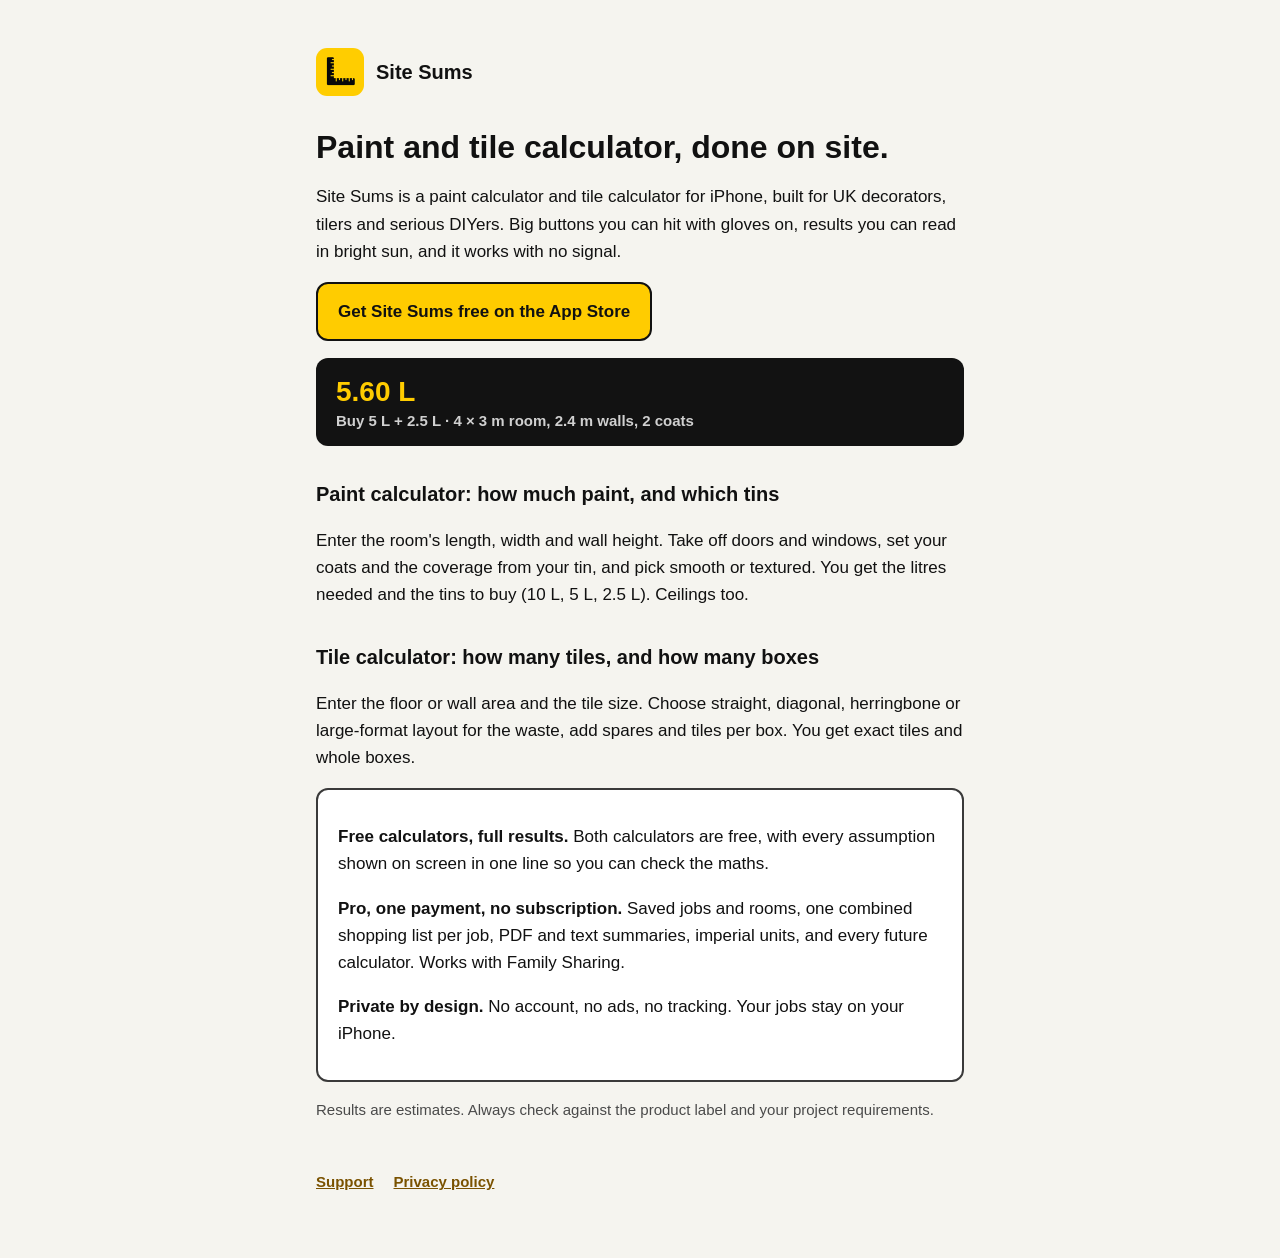
<file: index.html>
<!doctype html>
<html lang="en-GB">
<head>
<meta charset="utf-8"><meta name="viewport" content="width=device-width, initial-scale=1">
<title>Paint Calculator &amp; Tile Calculator for iPhone | Site Sums</title>
<meta name="description" content="Free paint calculator and tile calculator for UK decorators, tilers and DIYers. How much paint (litres and tins) and how many tiles and boxes, in seconds. Works offline.">
<meta name="apple-itunes-app" content="app-id=6836023140">
<link rel="canonical" href="https://c7j8jmcc69-debug.github.io/sitesums/">
<meta property="og:title" content="Site Sums: paint and tile calculator for iPhone">
<meta property="og:description" content="Litres, tins, tiles and boxes in seconds. Built for site: big buttons, high contrast, works offline.">
<meta property="og:url" content="https://c7j8jmcc69-debug.github.io/sitesums/">
<meta property="og:type" content="website">
<script type="application/ld+json">{"@context":"https://schema.org","@type":"SoftwareApplication","name":"Site Sums: Paint & Tile","operatingSystem":"iOS","applicationCategory":"UtilitiesApplication","description":"Paint calculator and tile calculator for UK decorators, tilers and DIYers.","url":"https://apps.apple.com/gb/app/id6836023140","offers":{"@type":"Offer","price":"0","priceCurrency":"GBP"}}</script>
<link rel="icon" href="[data-uri]">
<link rel="stylesheet" href="style.css">
</head>
<body><main>
<header><img src="[data-uri]" alt=""><a href="index.html">Site Sums</a></header>
<h1>Paint and tile calculator, done on site.</h1>
<p>Site Sums is a paint calculator and tile calculator for iPhone, built for UK decorators, tilers and serious DIYers. Big buttons you can hit with gloves on, results you can read in bright sun, and it works with no signal.</p>
<p><a class="store" href="https://apps.apple.com/gb/app/id6836023140">Get Site Sums free on the App Store</a></p>
<div class="readout">5.60 L<span>Buy 5 L + 2.5 L · 4 × 3 m room, 2.4 m walls, 2 coats</span></div>
<h2>Paint calculator: how much paint, and which tins</h2>
<p>Enter the room's length, width and wall height. Take off doors and windows, set your coats and the coverage from your tin, and pick smooth or textured. You get the litres needed and the tins to buy (10 L, 5 L, 2.5 L). Ceilings too.</p>
<h2>Tile calculator: how many tiles, and how many boxes</h2>
<p>Enter the floor or wall area and the tile size. Choose straight, diagonal, herringbone or large-format layout for the waste, add spares and tiles per box. You get exact tiles and whole boxes.</p>
<div class="card">
<p><strong>Free calculators, full results.</strong> Both calculators are free, with every assumption shown on screen in one line so you can check the maths.</p>
<p><strong>Pro, one payment, no subscription.</strong> Saved jobs and rooms, one combined shopping list per job, PDF and text summaries, imperial units, and every future calculator. Works with Family Sharing.</p>
<p><strong>Private by design.</strong> No account, no ads, no tracking. Your jobs stay on your iPhone.</p>
</div>
<p class="muted">Results are estimates. Always check against the product label and your project requirements.</p>
<nav><a href="support.html">Support</a><a href="privacy.html">Privacy policy</a></nav>
</main></body>
</html>
</file>
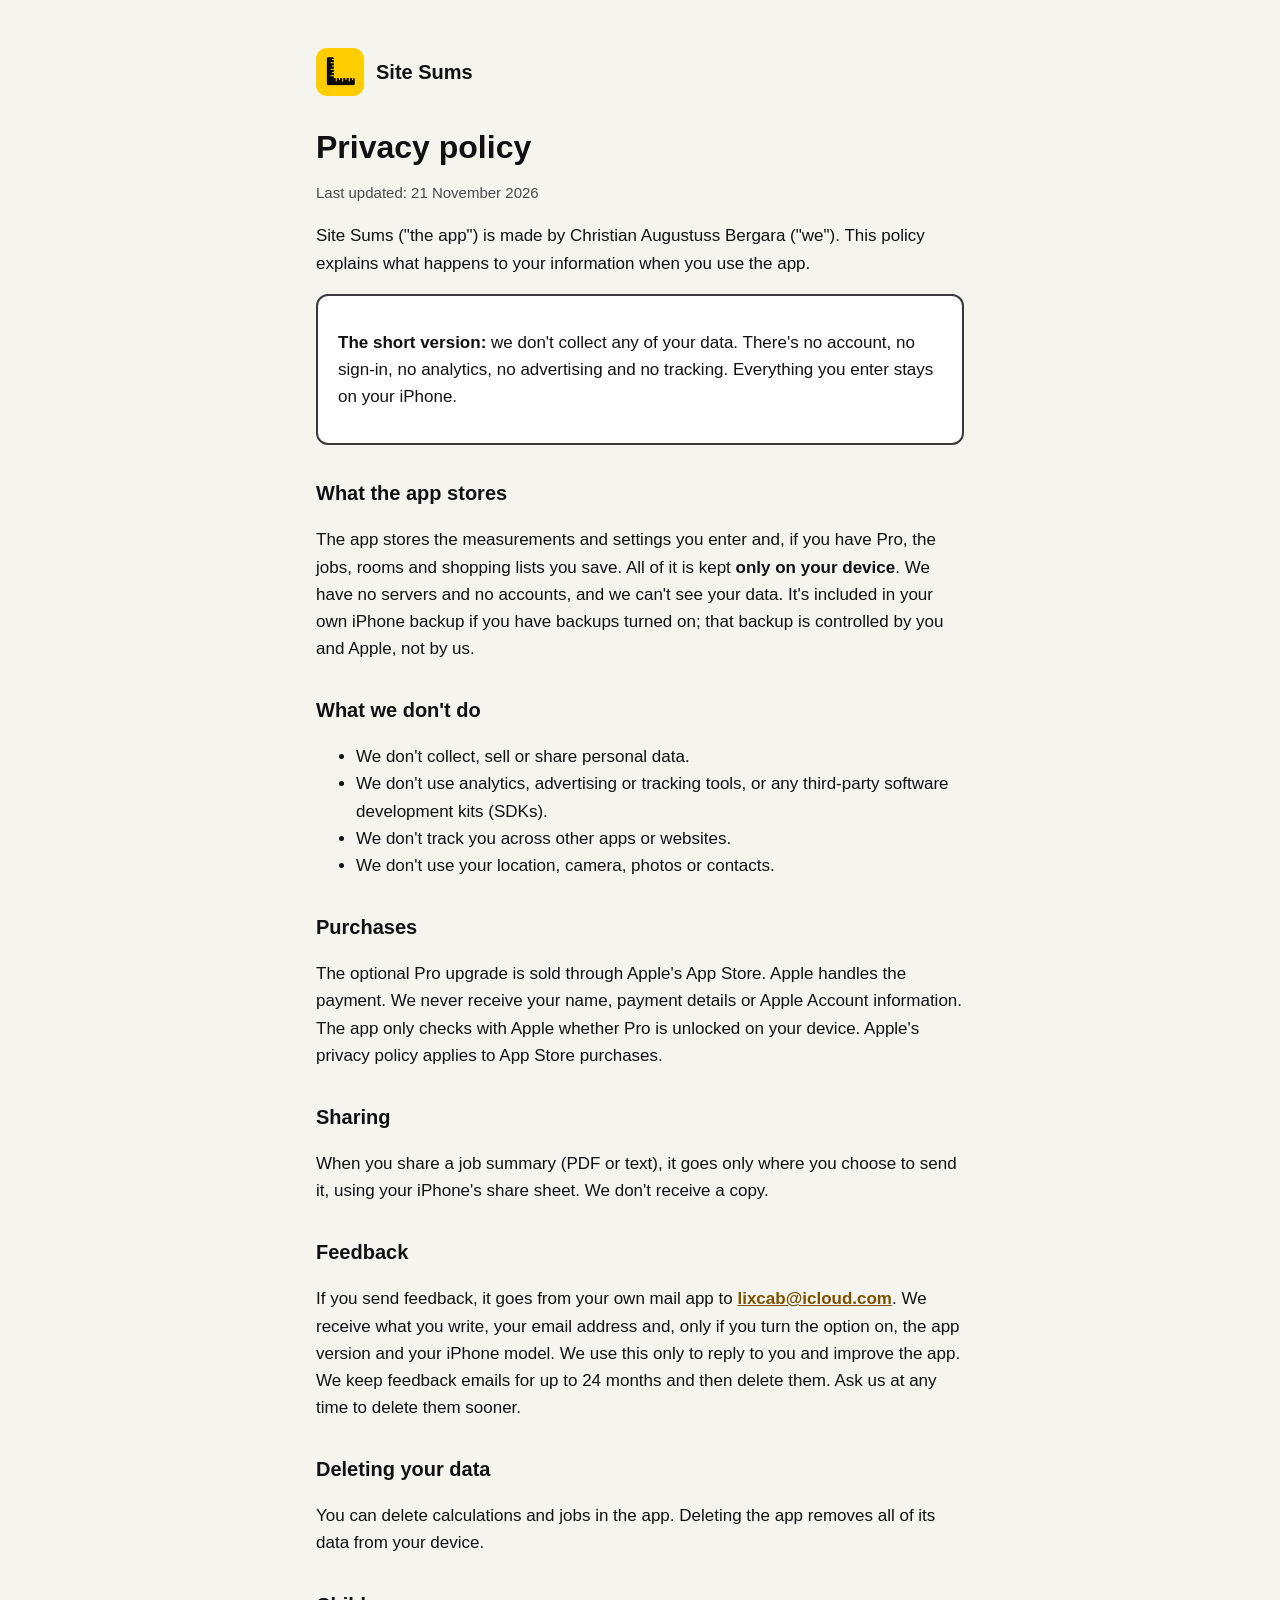
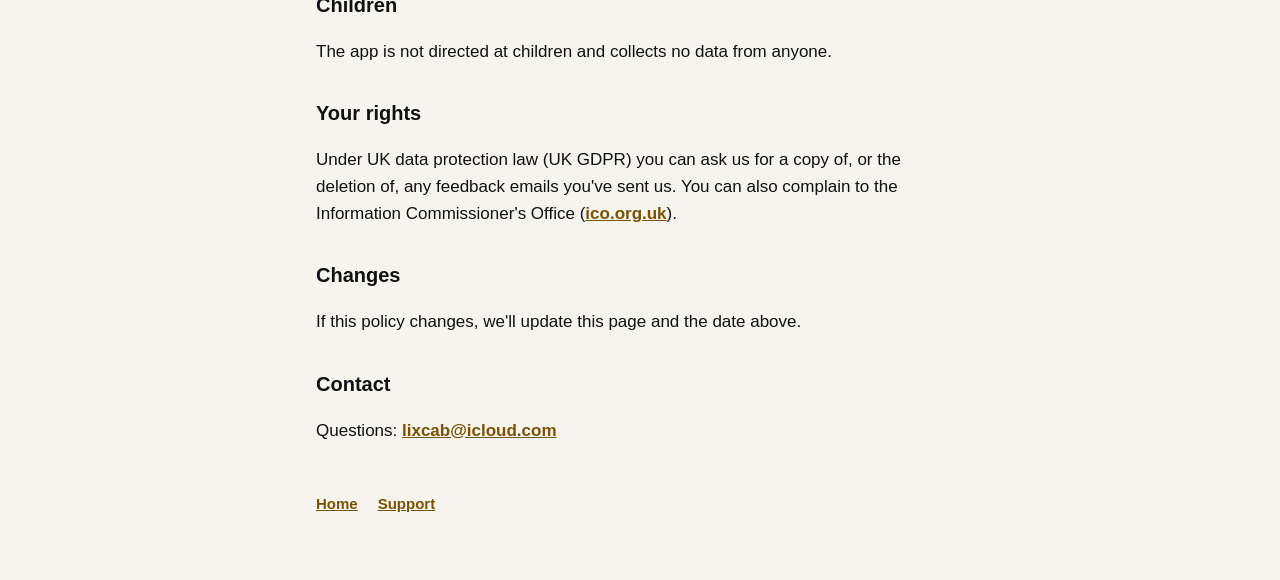
<file: privacy.html>
<!doctype html>
<html lang="en-GB">
<head>
<meta charset="utf-8"><meta name="viewport" content="width=device-width, initial-scale=1">
<title>Site Sums Privacy Policy</title>
<link rel="icon" href="[data-uri]">
<link rel="stylesheet" href="style.css">
</head>
<body><main>
<header><img src="[data-uri]" alt=""><a href="index.html">Site Sums</a></header>
<h1>Privacy policy</h1>
<p class="muted">Last updated: 21 November 2026</p>
<p>Site Sums ("the app") is made by Christian Augustuss Bergara ("we"). This policy explains what happens to your information when you use the app.</p>

<div class="card"><p><strong>The short version:</strong> we don't collect any of your data. There's no account, no sign-in, no analytics, no advertising and no tracking. Everything you enter stays on your iPhone.</p></div>

<h2>What the app stores</h2>
<p>The app stores the measurements and settings you enter and, if you have Pro, the jobs, rooms and shopping lists you save. All of it is kept <strong>only on your device</strong>. We have no servers and no accounts, and we can't see your data. It's included in your own iPhone backup if you have backups turned on; that backup is controlled by you and Apple, not by us.</p>

<h2>What we don't do</h2>
<ul>
<li>We don't collect, sell or share personal data.</li>
<li>We don't use analytics, advertising or tracking tools, or any third-party software development kits (SDKs).</li>
<li>We don't track you across other apps or websites.</li>
<li>We don't use your location, camera, photos or contacts.</li>
</ul>

<h2>Purchases</h2>
<p>The optional Pro upgrade is sold through Apple's App Store. Apple handles the payment. We never receive your name, payment details or Apple Account information. The app only checks with Apple whether Pro is unlocked on your device. Apple's privacy policy applies to App Store purchases.</p>

<h2>Sharing</h2>
<p>When you share a job summary (PDF or text), it goes only where you choose to send it, using your iPhone's share sheet. We don't receive a copy.</p>

<h2>Feedback</h2>
<p>If you send feedback, it goes from your own mail app to <a href="mailto:lixcab@icloud.com">lixcab@icloud.com</a>. We receive what you write, your email address and, only if you turn the option on, the app version and your iPhone model. We use this only to reply to you and improve the app. We keep feedback emails for up to 24 months and then delete them. Ask us at any time to delete them sooner.</p>

<h2>Deleting your data</h2>
<p>You can delete calculations and jobs in the app. Deleting the app removes all of its data from your device.</p>

<h2>Children</h2>
<p>The app is not directed at children and collects no data from anyone.</p>

<h2>Your rights</h2>
<p>Under UK data protection law (UK GDPR) you can ask us for a copy of, or the deletion of, any feedback emails you've sent us. You can also complain to the Information Commissioner's Office (<a href="https://ico.org.uk">ico.org.uk</a>).</p>

<h2>Changes</h2>
<p>If this policy changes, we'll update this page and the date above.</p>

<h2>Contact</h2>
<p>Questions: <a href="mailto:lixcab@icloud.com">lixcab@icloud.com</a></p>

<nav><a href="index.html">Home</a><a href="support.html">Support</a></nav>
</main></body>
</html>
</file>
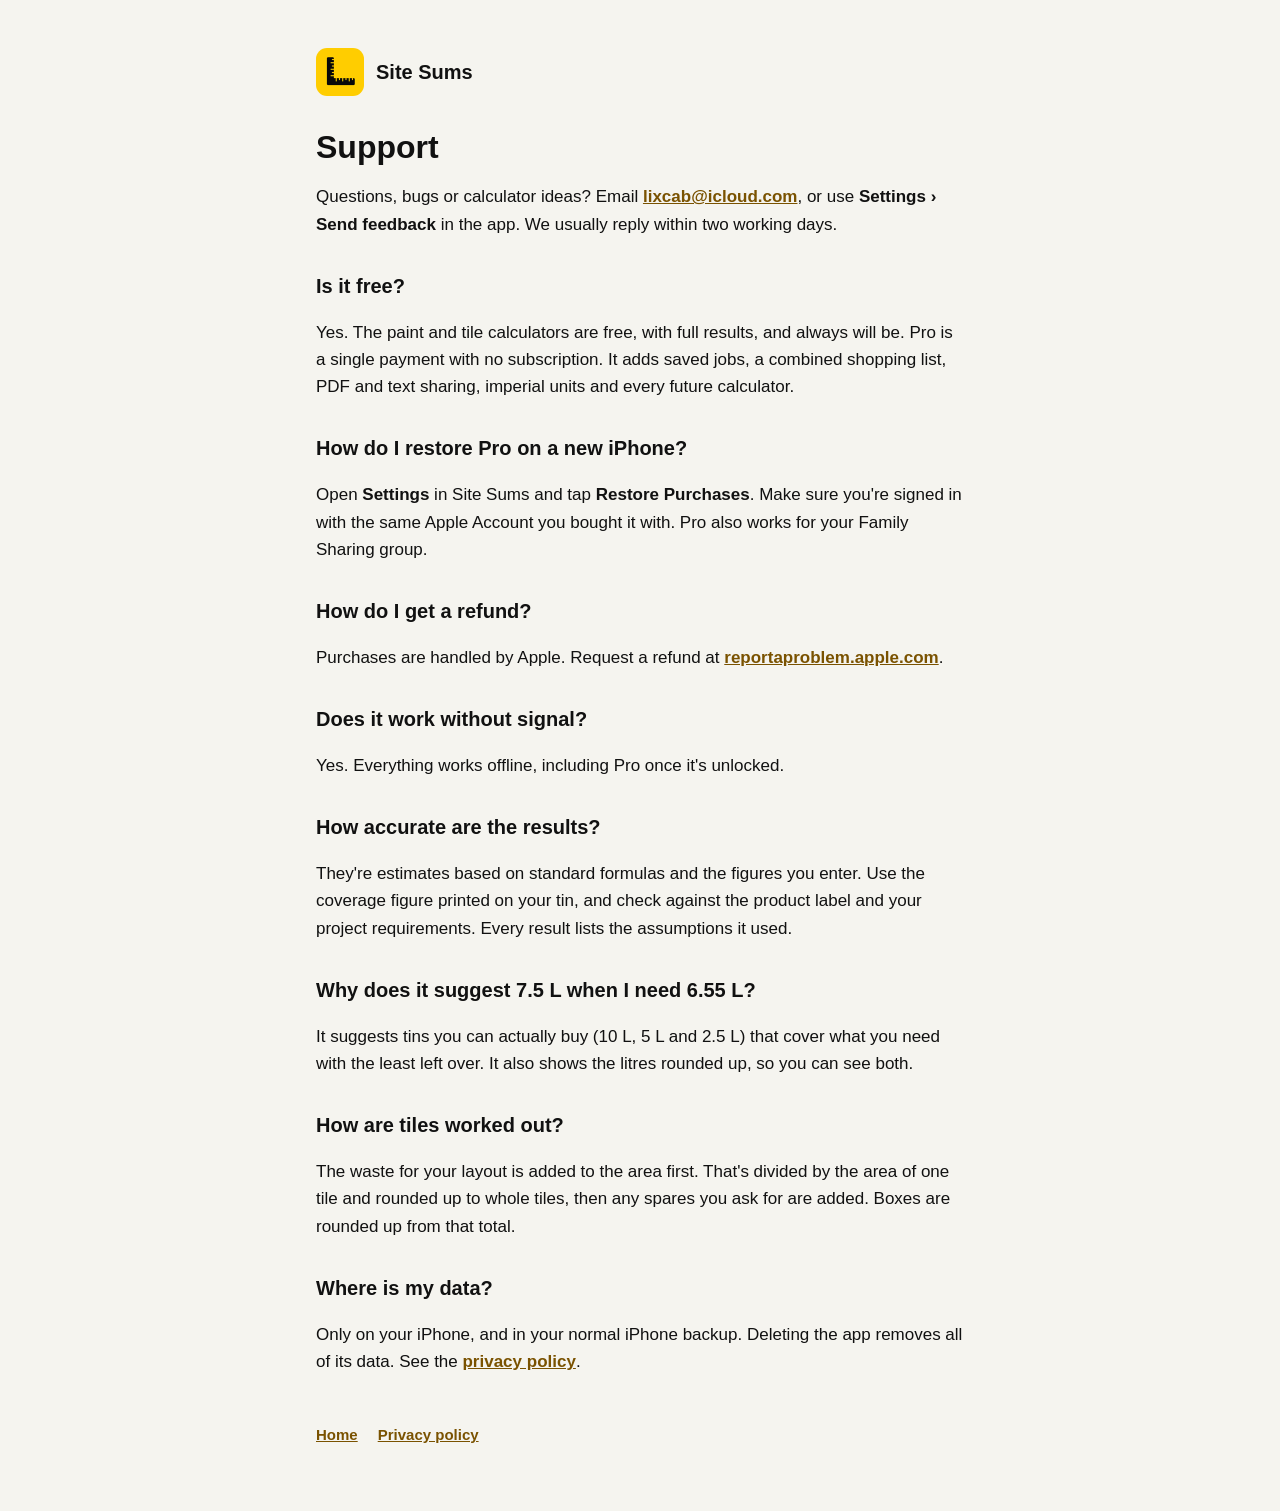
<file: support.html>
<!doctype html>
<html lang="en-GB">
<head>
<meta charset="utf-8"><meta name="viewport" content="width=device-width, initial-scale=1">
<title>Site Sums Support</title>
<link rel="icon" href="[data-uri]">
<link rel="stylesheet" href="style.css">
</head>
<body><main>
<header><img src="[data-uri]" alt=""><a href="index.html">Site Sums</a></header>
<h1>Support</h1>
<p>Questions, bugs or calculator ideas? Email <a href="mailto:lixcab@icloud.com">lixcab@icloud.com</a>, or use <strong>Settings › Send feedback</strong> in the app. We usually reply within two working days.</p>

<h2>Is it free?</h2>
<p>Yes. The paint and tile calculators are free, with full results, and always will be. Pro is a single payment with no subscription. It adds saved jobs, a combined shopping list, PDF and text sharing, imperial units and every future calculator.</p>

<h2>How do I restore Pro on a new iPhone?</h2>
<p>Open <strong>Settings</strong> in Site Sums and tap <strong>Restore Purchases</strong>. Make sure you're signed in with the same Apple Account you bought it with. Pro also works for your Family Sharing group.</p>

<h2>How do I get a refund?</h2>
<p>Purchases are handled by Apple. Request a refund at <a href="https://reportaproblem.apple.com">reportaproblem.apple.com</a>.</p>

<h2>Does it work without signal?</h2>
<p>Yes. Everything works offline, including Pro once it's unlocked.</p>

<h2>How accurate are the results?</h2>
<p>They're estimates based on standard formulas and the figures you enter. Use the coverage figure printed on your tin, and check against the product label and your project requirements. Every result lists the assumptions it used.</p>

<h2>Why does it suggest 7.5 L when I need 6.55 L?</h2>
<p>It suggests tins you can actually buy (10 L, 5 L and 2.5 L) that cover what you need with the least left over. It also shows the litres rounded up, so you can see both.</p>

<h2>How are tiles worked out?</h2>
<p>The waste for your layout is added to the area first. That's divided by the area of one tile and rounded up to whole tiles, then any spares you ask for are added. Boxes are rounded up from that total.</p>

<h2>Where is my data?</h2>
<p>Only on your iPhone, and in your normal iPhone backup. Deleting the app removes all of its data. See the <a href="privacy.html">privacy policy</a>.</p>

<nav><a href="index.html">Home</a><a href="privacy.html">Privacy policy</a></nav>
</main></body>
</html>
</file>
<file: style.css>
/* Site Hi-Vis colours (see docs/DESIGN.md). Layout follows the Tagwise site template. */
:root { --bg: #F5F4EF; --text: #111111; --muted: #4A4A4A; --accent: #7A5200; --card: #FFFFFF; --edge: #3A3A3A; --hivis: #FFCC00; }
@media (prefers-color-scheme: dark) { :root { --bg: #0E0E0E; --text: #F2F2F2; --muted: #B8B8B8; --accent: #FFCC00; --card: #1C1C1E; --edge: #8E8E93; } }
* { box-sizing: border-box; }
body { margin: 0; background: var(--bg); color: var(--text); font: 17px/1.6 -apple-system, BlinkMacSystemFont, "Segoe UI", Roboto, sans-serif; }
main { max-width: 680px; margin: 0 auto; padding: 48px 16px 64px; }
header { display: flex; align-items: center; gap: 12px; margin-bottom: 32px; }
header img { width: 48px; height: 48px; border-radius: 11px; }
header a { color: var(--text); text-decoration: none; font-weight: 800; font-size: 20px; }
h1 { font-size: 32px; line-height: 1.2; margin: 0 0 8px; font-weight: 800; }
h2 { font-size: 20px; margin: 32px 0 8px; font-weight: 800; }
p, li { color: var(--text); }
.muted { color: var(--muted); font-size: 15px; }
a { color: var(--accent); font-weight: 600; }
.card { background: var(--card); border: 2px solid var(--edge); border-radius: 12px; padding: 16px 20px; margin: 16px 0; }
.readout { background: #121212; color: #FFCC00; border-radius: 12px; padding: 16px 20px; margin: 16px 0; font: 800 28px/1.3 ui-rounded, -apple-system, sans-serif; }
.readout span { display: block; color: #D0D0D0; font-size: 15px; font-weight: 600; }
nav { margin-top: 48px; display: flex; gap: 20px; font-size: 15px; }
.store { display: inline-block; background: var(--hivis); color: #111111; border: 2px solid #111111; border-radius: 12px; padding: 14px 20px; min-height: 56px; text-decoration: none; font-weight: 800; }
</file>
